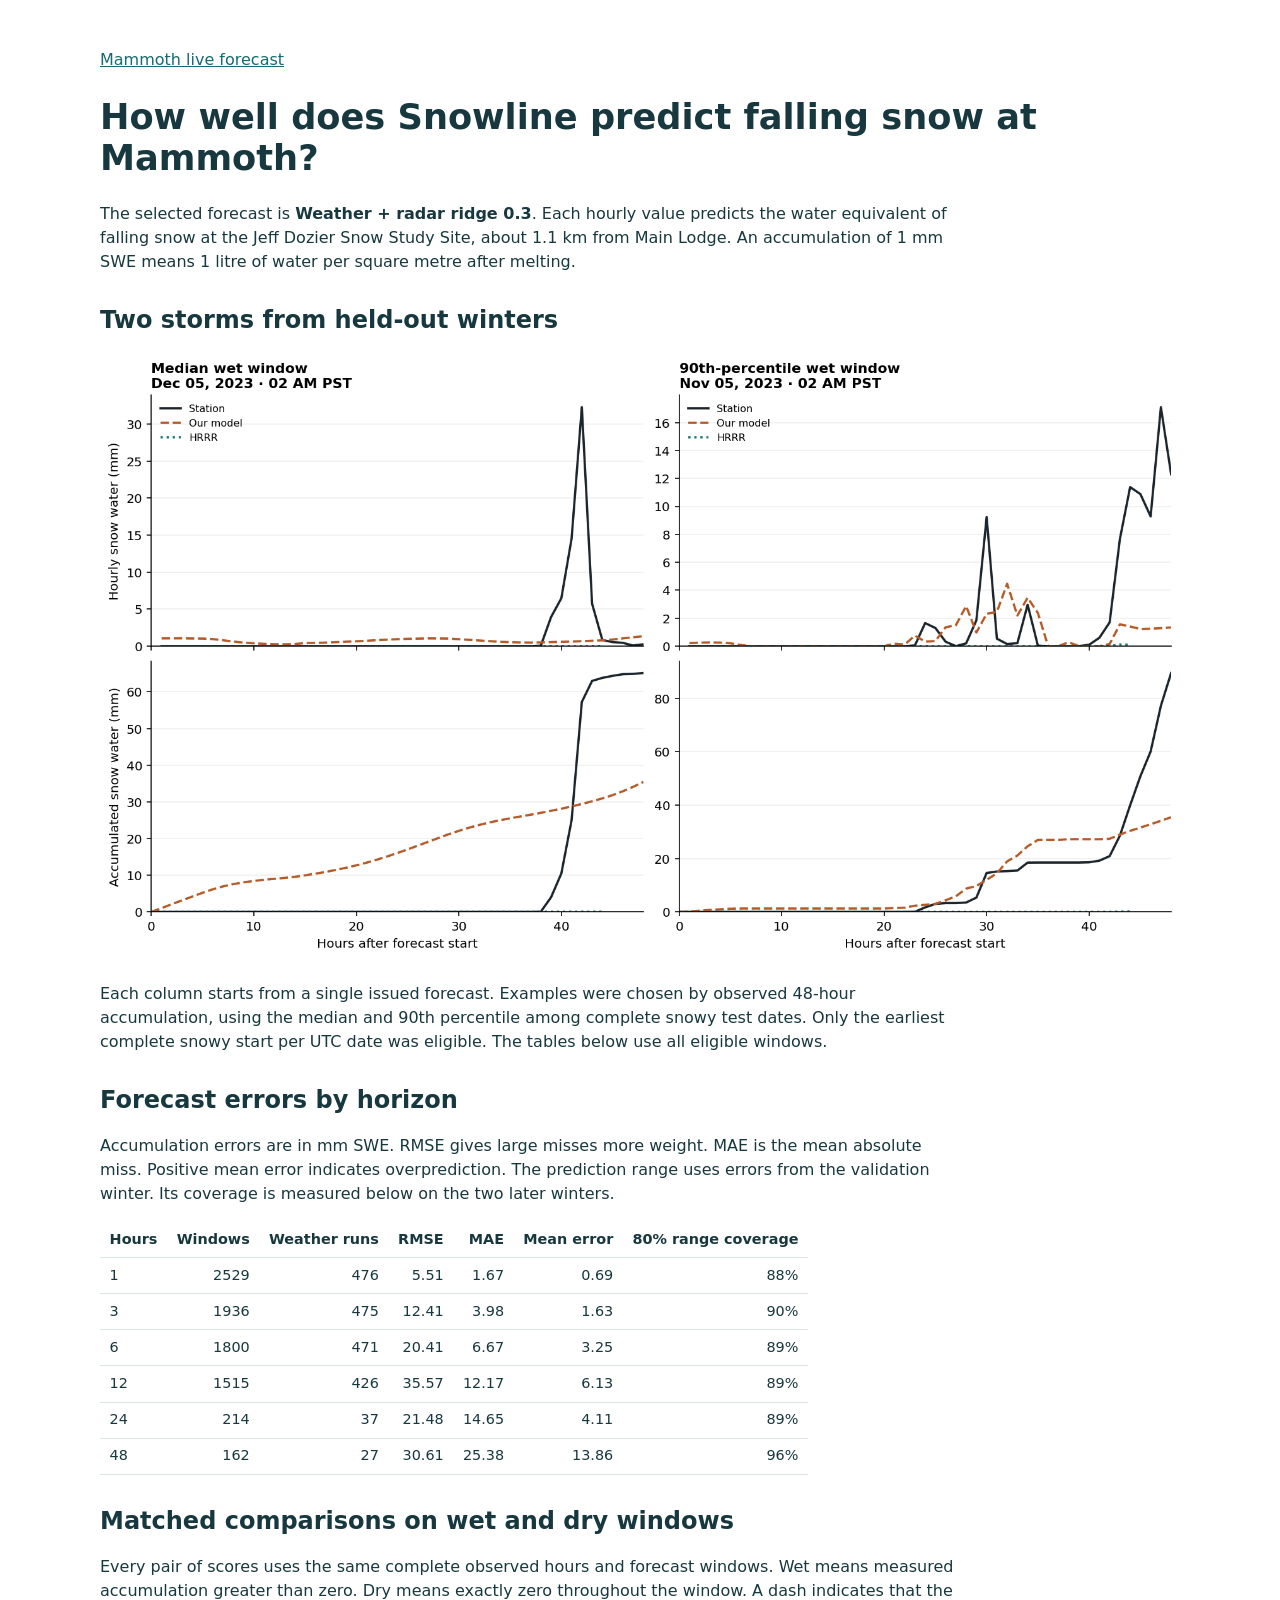
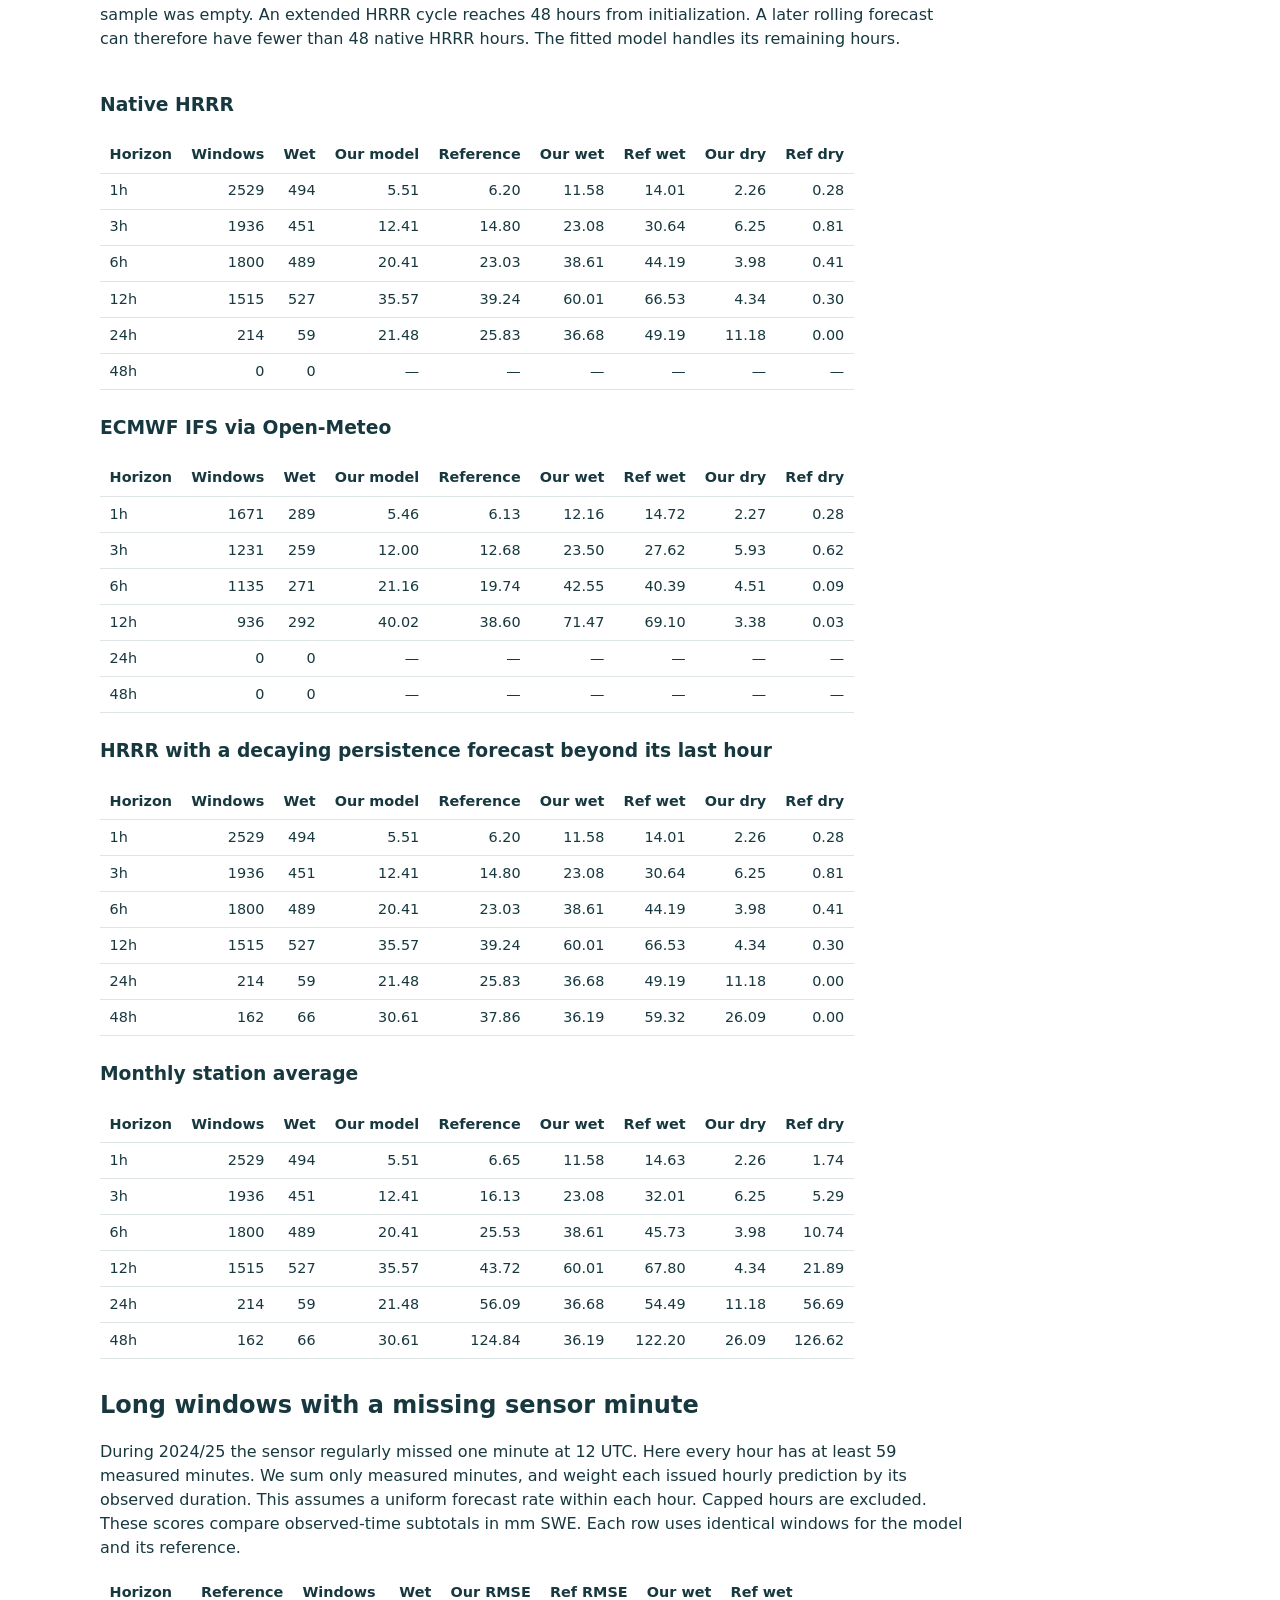
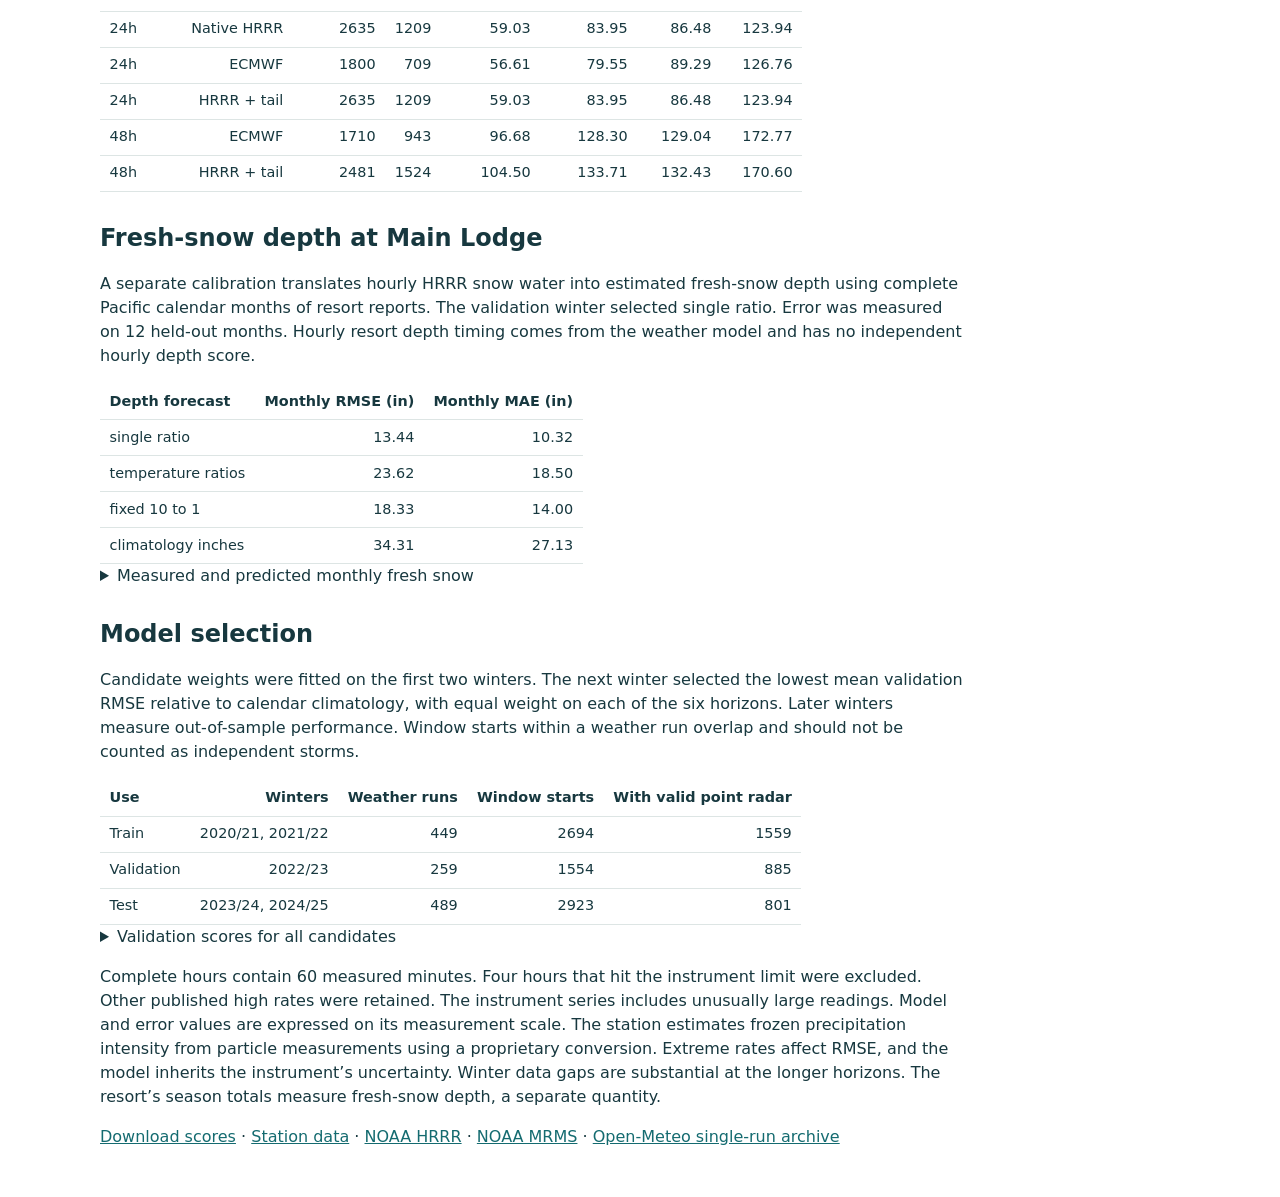
<file: artifacts/mammoth-hourly/report.html>
<!doctype html><html lang="en"><meta charset="utf-8"><meta name="viewport" content="width=device-width,initial-scale=1">
    <title>Mammoth hourly model evaluation</title><style>body{font:16px/1.5 system-ui,sans-serif;margin:auto;max-width:1080px;padding:2rem;color:#17383f}
    h1,h2{line-height:1.18}h2{margin-top:2rem}h3{margin-top:1.5rem}p{max-width:85ch}
    h1{font-size:2.2rem}img{width:100%;height:auto}table{border-collapse:collapse;font-size:.9rem}
    td,th{padding:.42rem .6rem;border-bottom:1px solid #dde5e4;text-align:right}th:first-child,td:first-child{text-align:left}
    section{overflow-x:auto}a{color:#146b70}summary{cursor:pointer}</style><main>
    <p><a href="/?mountain=mammoth&amp;hours=48">Mammoth live forecast</a></p>
    <h1>How well does Snowline predict falling snow at Mammoth?</h1>
    <p>The selected forecast is <strong>Weather + radar ridge 0.3</strong>. Each hourly value predicts the water
    equivalent of falling snow at the Jeff Dozier Snow Study Site, about 1.1 km from Main Lodge.
    An accumulation of 1 mm SWE means 1 litre of water per square metre after melting.</p>
    <h2>Two storms from held-out winters</h2>
    <img src="validation.png" alt="Hourly and accumulated snow-water predictions against station observations in two withheld storm windows">
    <p>Each column starts from a single issued forecast. Examples were chosen by observed 48-hour accumulation,
    using the median and 90th percentile among complete snowy test dates. Only the earliest complete
    snowy start per UTC date was eligible. The tables below use all eligible windows.</p>
    <h2>Forecast errors by horizon</h2>
    <p>Accumulation errors are in mm SWE. RMSE gives large misses more weight. MAE is the mean absolute miss.
    Positive mean error indicates overprediction. The prediction range uses errors from the validation winter.
    Its coverage is measured below on the two later winters.</p><section><table class="dataframe">
  <thead>
    <tr style="text-align: right;">
      <th>Hours</th>
      <th>Windows</th>
      <th>Weather runs</th>
      <th>RMSE</th>
      <th>MAE</th>
      <th>Mean error</th>
      <th>80% range coverage</th>
    </tr>
  </thead>
  <tbody>
    <tr>
      <td>1</td>
      <td>2529</td>
      <td>476</td>
      <td>5.51</td>
      <td>1.67</td>
      <td>0.69</td>
      <td>88%</td>
    </tr>
    <tr>
      <td>3</td>
      <td>1936</td>
      <td>475</td>
      <td>12.41</td>
      <td>3.98</td>
      <td>1.63</td>
      <td>90%</td>
    </tr>
    <tr>
      <td>6</td>
      <td>1800</td>
      <td>471</td>
      <td>20.41</td>
      <td>6.67</td>
      <td>3.25</td>
      <td>89%</td>
    </tr>
    <tr>
      <td>12</td>
      <td>1515</td>
      <td>426</td>
      <td>35.57</td>
      <td>12.17</td>
      <td>6.13</td>
      <td>89%</td>
    </tr>
    <tr>
      <td>24</td>
      <td>214</td>
      <td>37</td>
      <td>21.48</td>
      <td>14.65</td>
      <td>4.11</td>
      <td>89%</td>
    </tr>
    <tr>
      <td>48</td>
      <td>162</td>
      <td>27</td>
      <td>30.61</td>
      <td>25.38</td>
      <td>13.86</td>
      <td>96%</td>
    </tr>
  </tbody>
</table></section>
    <h2>Matched comparisons on wet and dry windows</h2>
    <p>Every pair of scores uses the same complete observed hours and forecast windows. Wet means measured
    accumulation greater than zero. Dry means exactly zero throughout the window. A dash indicates that
    the sample was empty. An extended HRRR cycle reaches 48 hours from initialization. A later rolling
    forecast can therefore have fewer than 48 native HRRR hours. The fitted model handles its remaining hours.</p>
    <section><h3>Native HRRR</h3><table class="dataframe">
  <thead>
    <tr style="text-align: right;">
      <th>Horizon</th>
      <th>Windows</th>
      <th>Wet</th>
      <th>Our model</th>
      <th>Reference</th>
      <th>Our wet</th>
      <th>Ref wet</th>
      <th>Our dry</th>
      <th>Ref dry</th>
    </tr>
  </thead>
  <tbody>
    <tr>
      <td>1h</td>
      <td>2529</td>
      <td>494</td>
      <td>5.51</td>
      <td>6.20</td>
      <td>11.58</td>
      <td>14.01</td>
      <td>2.26</td>
      <td>0.28</td>
    </tr>
    <tr>
      <td>3h</td>
      <td>1936</td>
      <td>451</td>
      <td>12.41</td>
      <td>14.80</td>
      <td>23.08</td>
      <td>30.64</td>
      <td>6.25</td>
      <td>0.81</td>
    </tr>
    <tr>
      <td>6h</td>
      <td>1800</td>
      <td>489</td>
      <td>20.41</td>
      <td>23.03</td>
      <td>38.61</td>
      <td>44.19</td>
      <td>3.98</td>
      <td>0.41</td>
    </tr>
    <tr>
      <td>12h</td>
      <td>1515</td>
      <td>527</td>
      <td>35.57</td>
      <td>39.24</td>
      <td>60.01</td>
      <td>66.53</td>
      <td>4.34</td>
      <td>0.30</td>
    </tr>
    <tr>
      <td>24h</td>
      <td>214</td>
      <td>59</td>
      <td>21.48</td>
      <td>25.83</td>
      <td>36.68</td>
      <td>49.19</td>
      <td>11.18</td>
      <td>0.00</td>
    </tr>
    <tr>
      <td>48h</td>
      <td>0</td>
      <td>0</td>
      <td>—</td>
      <td>—</td>
      <td>—</td>
      <td>—</td>
      <td>—</td>
      <td>—</td>
    </tr>
  </tbody>
</table><h3>ECMWF IFS via Open-Meteo</h3><table class="dataframe">
  <thead>
    <tr style="text-align: right;">
      <th>Horizon</th>
      <th>Windows</th>
      <th>Wet</th>
      <th>Our model</th>
      <th>Reference</th>
      <th>Our wet</th>
      <th>Ref wet</th>
      <th>Our dry</th>
      <th>Ref dry</th>
    </tr>
  </thead>
  <tbody>
    <tr>
      <td>1h</td>
      <td>1671</td>
      <td>289</td>
      <td>5.46</td>
      <td>6.13</td>
      <td>12.16</td>
      <td>14.72</td>
      <td>2.27</td>
      <td>0.28</td>
    </tr>
    <tr>
      <td>3h</td>
      <td>1231</td>
      <td>259</td>
      <td>12.00</td>
      <td>12.68</td>
      <td>23.50</td>
      <td>27.62</td>
      <td>5.93</td>
      <td>0.62</td>
    </tr>
    <tr>
      <td>6h</td>
      <td>1135</td>
      <td>271</td>
      <td>21.16</td>
      <td>19.74</td>
      <td>42.55</td>
      <td>40.39</td>
      <td>4.51</td>
      <td>0.09</td>
    </tr>
    <tr>
      <td>12h</td>
      <td>936</td>
      <td>292</td>
      <td>40.02</td>
      <td>38.60</td>
      <td>71.47</td>
      <td>69.10</td>
      <td>3.38</td>
      <td>0.03</td>
    </tr>
    <tr>
      <td>24h</td>
      <td>0</td>
      <td>0</td>
      <td>—</td>
      <td>—</td>
      <td>—</td>
      <td>—</td>
      <td>—</td>
      <td>—</td>
    </tr>
    <tr>
      <td>48h</td>
      <td>0</td>
      <td>0</td>
      <td>—</td>
      <td>—</td>
      <td>—</td>
      <td>—</td>
      <td>—</td>
      <td>—</td>
    </tr>
  </tbody>
</table><h3>HRRR with a decaying persistence forecast beyond its last hour</h3><table class="dataframe">
  <thead>
    <tr style="text-align: right;">
      <th>Horizon</th>
      <th>Windows</th>
      <th>Wet</th>
      <th>Our model</th>
      <th>Reference</th>
      <th>Our wet</th>
      <th>Ref wet</th>
      <th>Our dry</th>
      <th>Ref dry</th>
    </tr>
  </thead>
  <tbody>
    <tr>
      <td>1h</td>
      <td>2529</td>
      <td>494</td>
      <td>5.51</td>
      <td>6.20</td>
      <td>11.58</td>
      <td>14.01</td>
      <td>2.26</td>
      <td>0.28</td>
    </tr>
    <tr>
      <td>3h</td>
      <td>1936</td>
      <td>451</td>
      <td>12.41</td>
      <td>14.80</td>
      <td>23.08</td>
      <td>30.64</td>
      <td>6.25</td>
      <td>0.81</td>
    </tr>
    <tr>
      <td>6h</td>
      <td>1800</td>
      <td>489</td>
      <td>20.41</td>
      <td>23.03</td>
      <td>38.61</td>
      <td>44.19</td>
      <td>3.98</td>
      <td>0.41</td>
    </tr>
    <tr>
      <td>12h</td>
      <td>1515</td>
      <td>527</td>
      <td>35.57</td>
      <td>39.24</td>
      <td>60.01</td>
      <td>66.53</td>
      <td>4.34</td>
      <td>0.30</td>
    </tr>
    <tr>
      <td>24h</td>
      <td>214</td>
      <td>59</td>
      <td>21.48</td>
      <td>25.83</td>
      <td>36.68</td>
      <td>49.19</td>
      <td>11.18</td>
      <td>0.00</td>
    </tr>
    <tr>
      <td>48h</td>
      <td>162</td>
      <td>66</td>
      <td>30.61</td>
      <td>37.86</td>
      <td>36.19</td>
      <td>59.32</td>
      <td>26.09</td>
      <td>0.00</td>
    </tr>
  </tbody>
</table><h3>Monthly station average</h3><table class="dataframe">
  <thead>
    <tr style="text-align: right;">
      <th>Horizon</th>
      <th>Windows</th>
      <th>Wet</th>
      <th>Our model</th>
      <th>Reference</th>
      <th>Our wet</th>
      <th>Ref wet</th>
      <th>Our dry</th>
      <th>Ref dry</th>
    </tr>
  </thead>
  <tbody>
    <tr>
      <td>1h</td>
      <td>2529</td>
      <td>494</td>
      <td>5.51</td>
      <td>6.65</td>
      <td>11.58</td>
      <td>14.63</td>
      <td>2.26</td>
      <td>1.74</td>
    </tr>
    <tr>
      <td>3h</td>
      <td>1936</td>
      <td>451</td>
      <td>12.41</td>
      <td>16.13</td>
      <td>23.08</td>
      <td>32.01</td>
      <td>6.25</td>
      <td>5.29</td>
    </tr>
    <tr>
      <td>6h</td>
      <td>1800</td>
      <td>489</td>
      <td>20.41</td>
      <td>25.53</td>
      <td>38.61</td>
      <td>45.73</td>
      <td>3.98</td>
      <td>10.74</td>
    </tr>
    <tr>
      <td>12h</td>
      <td>1515</td>
      <td>527</td>
      <td>35.57</td>
      <td>43.72</td>
      <td>60.01</td>
      <td>67.80</td>
      <td>4.34</td>
      <td>21.89</td>
    </tr>
    <tr>
      <td>24h</td>
      <td>214</td>
      <td>59</td>
      <td>21.48</td>
      <td>56.09</td>
      <td>36.68</td>
      <td>54.49</td>
      <td>11.18</td>
      <td>56.69</td>
    </tr>
    <tr>
      <td>48h</td>
      <td>162</td>
      <td>66</td>
      <td>30.61</td>
      <td>124.84</td>
      <td>36.19</td>
      <td>122.20</td>
      <td>26.09</td>
      <td>126.62</td>
    </tr>
  </tbody>
</table></section>
    <h2>Long windows with a missing sensor minute</h2><p>During 2024/25 the sensor regularly missed one minute at 12 UTC. Here every hour has at least 59 measured minutes. We sum only measured minutes, and weight each issued hourly prediction by its observed duration. This assumes a uniform forecast rate within each hour. Capped hours are excluded. These scores compare observed-time subtotals in mm SWE. Each row uses identical windows for the model and its reference.</p><section><table class="dataframe">
  <thead>
    <tr style="text-align: right;">
      <th>Horizon</th>
      <th>Reference</th>
      <th>Windows</th>
      <th>Wet</th>
      <th>Our RMSE</th>
      <th>Ref RMSE</th>
      <th>Our wet</th>
      <th>Ref wet</th>
    </tr>
  </thead>
  <tbody>
    <tr>
      <td>24h</td>
      <td>Native HRRR</td>
      <td>2635</td>
      <td>1209</td>
      <td>59.03</td>
      <td>83.95</td>
      <td>86.48</td>
      <td>123.94</td>
    </tr>
    <tr>
      <td>24h</td>
      <td>ECMWF</td>
      <td>1800</td>
      <td>709</td>
      <td>56.61</td>
      <td>79.55</td>
      <td>89.29</td>
      <td>126.76</td>
    </tr>
    <tr>
      <td>24h</td>
      <td>HRRR + tail</td>
      <td>2635</td>
      <td>1209</td>
      <td>59.03</td>
      <td>83.95</td>
      <td>86.48</td>
      <td>123.94</td>
    </tr>
    <tr>
      <td>48h</td>
      <td>ECMWF</td>
      <td>1710</td>
      <td>943</td>
      <td>96.68</td>
      <td>128.30</td>
      <td>129.04</td>
      <td>172.77</td>
    </tr>
    <tr>
      <td>48h</td>
      <td>HRRR + tail</td>
      <td>2481</td>
      <td>1524</td>
      <td>104.50</td>
      <td>133.71</td>
      <td>132.43</td>
      <td>170.60</td>
    </tr>
  </tbody>
</table></section><h2>Fresh-snow depth at Main Lodge</h2><p>A separate calibration translates hourly HRRR snow water into estimated fresh-snow depth using complete Pacific calendar months of resort reports. The validation winter selected single ratio. Error was measured on 12 held-out months. Hourly resort depth timing comes from the weather model and has no independent hourly depth score.</p><section><table class="dataframe">
  <thead>
    <tr style="text-align: right;">
      <th>Depth forecast</th>
      <th>Monthly RMSE (in)</th>
      <th>Monthly MAE (in)</th>
    </tr>
  </thead>
  <tbody>
    <tr>
      <td>single ratio</td>
      <td>13.44</td>
      <td>10.32</td>
    </tr>
    <tr>
      <td>temperature ratios</td>
      <td>23.62</td>
      <td>18.50</td>
    </tr>
    <tr>
      <td>fixed 10 to 1</td>
      <td>18.33</td>
      <td>14.00</td>
    </tr>
    <tr>
      <td>climatology inches</td>
      <td>34.31</td>
      <td>27.13</td>
    </tr>
  </tbody>
</table></section><details><summary>Measured and predicted monthly fresh snow</summary><table class="dataframe">
  <thead>
    <tr style="text-align: right;">
      <th>Month</th>
      <th>Observed (in)</th>
      <th>Our model (in)</th>
      <th>Historical average (in)</th>
    </tr>
  </thead>
  <tbody>
    <tr>
      <td>2023-11</td>
      <td>14.00</td>
      <td>10.18</td>
      <td>28.30</td>
    </tr>
    <tr>
      <td>2023-12</td>
      <td>12.00</td>
      <td>13.95</td>
      <td>66.02</td>
    </tr>
    <tr>
      <td>2024-01</td>
      <td>72.00</td>
      <td>38.60</td>
      <td>68.53</td>
    </tr>
    <tr>
      <td>2024-02</td>
      <td>133.00</td>
      <td>115.73</td>
      <td>68.95</td>
    </tr>
    <tr>
      <td>2024-03</td>
      <td>95.00</td>
      <td>107.11</td>
      <td>61.30</td>
    </tr>
    <tr>
      <td>2024-04</td>
      <td>31.00</td>
      <td>19.08</td>
      <td>33.49</td>
    </tr>
    <tr>
      <td>2024-11</td>
      <td>62.00</td>
      <td>62.42</td>
      <td>28.30</td>
    </tr>
    <tr>
      <td>2024-12</td>
      <td>39.00</td>
      <td>26.84</td>
      <td>66.02</td>
    </tr>
    <tr>
      <td>2025-01</td>
      <td>10.00</td>
      <td>12.71</td>
      <td>68.53</td>
    </tr>
    <tr>
      <td>2025-02</td>
      <td>74.00</td>
      <td>87.48</td>
      <td>68.95</td>
    </tr>
    <tr>
      <td>2025-03</td>
      <td>76.00</td>
      <td>69.77</td>
      <td>61.30</td>
    </tr>
    <tr>
      <td>2025-04</td>
      <td>19.00</td>
      <td>10.67</td>
      <td>33.49</td>
    </tr>
  </tbody>
</table></details><h2>Model selection</h2><p>Candidate weights were fitted on the first two winters. The next winter
    selected the lowest mean validation RMSE relative to calendar climatology, with equal weight on each
    of the six horizons. Later winters measure out-of-sample performance. Window starts within a
    weather run overlap and should not be counted as independent storms.</p><section><table class="dataframe">
  <thead>
    <tr style="text-align: right;">
      <th>Use</th>
      <th>Winters</th>
      <th>Weather runs</th>
      <th>Window starts</th>
      <th>With valid point radar</th>
    </tr>
  </thead>
  <tbody>
    <tr>
      <td>Train</td>
      <td>2020/21, 2021/22</td>
      <td>449</td>
      <td>2694</td>
      <td>1559</td>
    </tr>
    <tr>
      <td>Validation</td>
      <td>2022/23</td>
      <td>259</td>
      <td>1554</td>
      <td>885</td>
    </tr>
    <tr>
      <td>Test</td>
      <td>2023/24, 2024/25</td>
      <td>489</td>
      <td>2923</td>
      <td>801</td>
    </tr>
  </tbody>
</table></section>
    <details><summary>Validation scores for all candidates</summary><table class="dataframe">
  <thead>
    <tr style="text-align: right;">
      <th>Candidate</th>
      <th>Validation score</th>
    </tr>
  </thead>
  <tbody>
    <tr>
      <td>Weather + radar ridge 0.3</td>
      <td>0.55</td>
    </tr>
    <tr>
      <td>Weather ridge 0.3</td>
      <td>0.56</td>
    </tr>
    <tr>
      <td>Weather + radar ridge 0.03</td>
      <td>0.56</td>
    </tr>
    <tr>
      <td>Calibrated HRRR + radar update</td>
      <td>0.56</td>
    </tr>
    <tr>
      <td>Weather ridge 0.03</td>
      <td>0.56</td>
    </tr>
    <tr>
      <td>Calibrated HRRR</td>
      <td>0.57</td>
    </tr>
    <tr>
      <td>Power-calibrated HRRR 0.75</td>
      <td>0.57</td>
    </tr>
    <tr>
      <td>Power-calibrated HRRR 1.25</td>
      <td>0.58</td>
    </tr>
    <tr>
      <td>Weather + radar neural network 0.1</td>
      <td>0.71</td>
    </tr>
    <tr>
      <td>Weather neural network 1</td>
      <td>0.74</td>
    </tr>
    <tr>
      <td>Weather + radar neural network 1</td>
      <td>0.75</td>
    </tr>
    <tr>
      <td>Weather neural network 0.1</td>
      <td>0.93</td>
    </tr>
    <tr>
      <td>HRRR with tail persistence</td>
      <td>0.95</td>
    </tr>
    <tr>
      <td>Calendar climatology</td>
      <td>1.00</td>
    </tr>
  </tbody>
</table></details>
    <p>Complete hours contain 60 measured minutes. Four hours that hit the instrument limit were excluded.
    Other published high rates were retained. The instrument series includes unusually large readings. Model and error values are expressed on its measurement scale. The station estimates frozen precipitation intensity from
    particle measurements using a proprietary conversion. Extreme rates affect RMSE, and the model
    inherits the instrument’s uncertainty. Winter data gaps are substantial at the longer horizons.
    The resort’s season totals measure fresh-snow depth, a separate quantity.</p>
    <p><a href="metrics.csv">Download scores</a> · <a href="https://doi.org/10.5281/zenodo.17179963">Station data</a>
    · <a href="https://registry.opendata.aws/noaa-hrrr-pds/">NOAA HRRR</a>
    · <a href="https://www.nssl.noaa.gov/projects/mrms/">NOAA MRMS</a>
    · <a href="https://open-meteo.com/en/docs/single-runs-api">Open-Meteo single-run archive</a></p></main></html>
</file>
